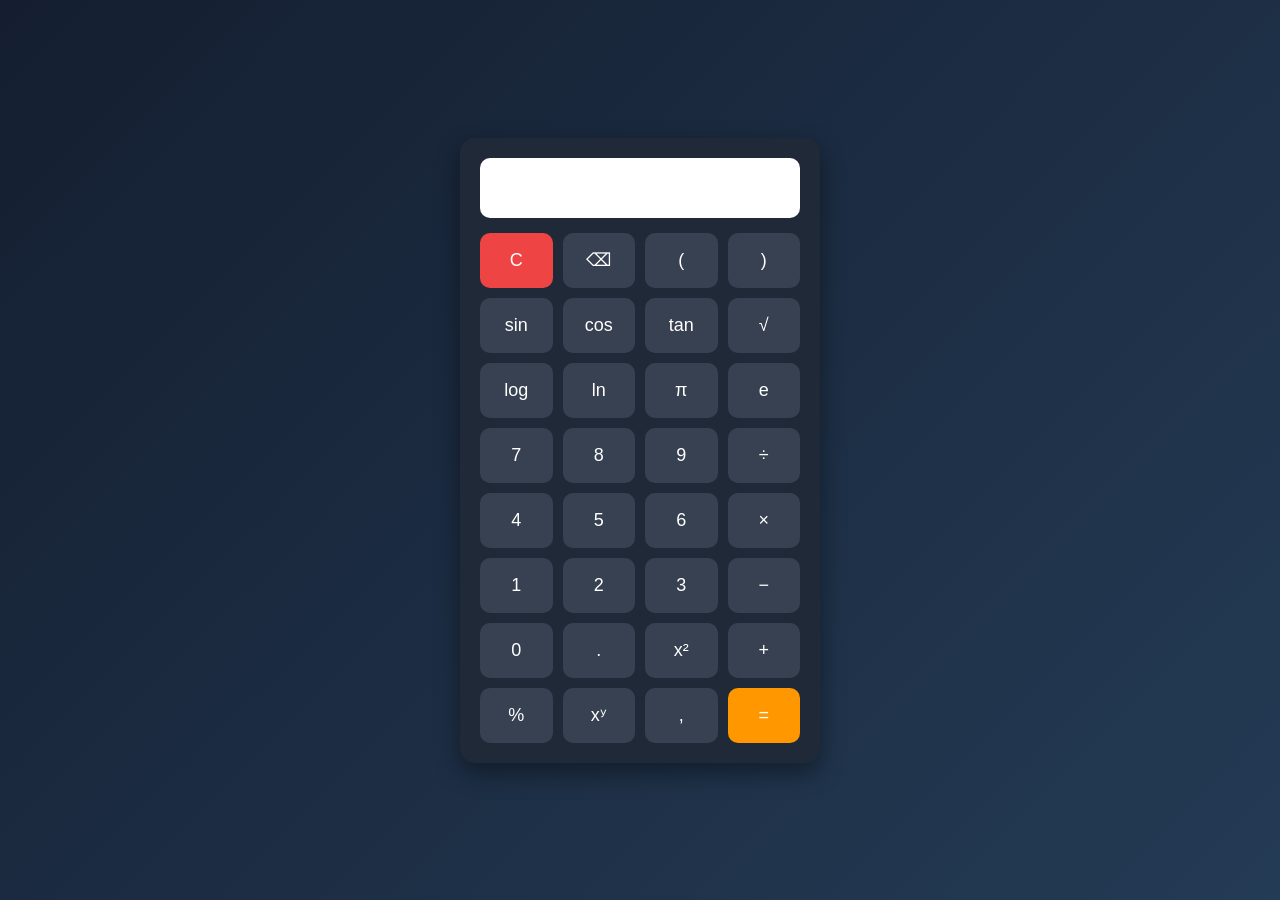
<file: calculater.html>
<!DOCTYPE html>
<html lang="en">
<head>
<meta charset="UTF-8">
<meta name="viewport" content="width=device-width, initial-scale=1.0">
<title>Scientific Calculator</title>

<style>
*{
    margin:0;
    padding:0;
    box-sizing:border-box;
    font-family:Arial,sans-serif;
}

body{
    display:flex;
    justify-content:center;
    align-items:center;
    height:100vh;
    background:linear-gradient(135deg,#141e30,#243b55);
}

.calculator{
    width:360px;
    background:#1f2937;
    padding:20px;
    border-radius:15px;
    box-shadow:0 10px 25px rgba(0,0,0,.4);
}

#display{
    width:100%;
    height:60px;
    font-size:26px;
    padding:10px;
    text-align:right;
    border:none;
    border-radius:10px;
    margin-bottom:15px;
    background:#fff;
}

.buttons{
    display:grid;
    grid-template-columns:repeat(4,1fr);
    gap:10px;
}

button{
    height:55px;
    border:none;
    border-radius:10px;
    font-size:18px;
    cursor:pointer;
    background:#374151;
    color:#fff;
    transition:.2s;
}

button:hover{
    background:#4b5563;
}

.equal{
    background:#ff9800;
}

.equal:hover{
    background:#e68900;
}

.clear{
    background:#ef4444;
}

.clear:hover{
    background:#dc2626;
}
</style>

</head>
<body>

<div class="calculator">

<input type="text" id="display" readonly>

<div class="buttons">

<button class="clear" onclick="clearDisplay()">C</button>
<button onclick="deleteLast()">⌫</button>
<button onclick="appendValue('(')">(</button>
<button onclick="appendValue(')')">)</button>

<button onclick="appendFunction('Math.sin(')">sin</button>
<button onclick="appendFunction('Math.cos(')">cos</button>
<button onclick="appendFunction('Math.tan(')">tan</button>
<button onclick="appendFunction('Math.sqrt(')">√</button>

<button onclick="appendFunction('Math.log10(')">log</button>
<button onclick="appendFunction('Math.log(')">ln</button>
<button onclick="appendValue('Math.PI')">π</button>
<button onclick="appendValue('Math.E')">e</button>

<button onclick="appendValue('7')">7</button>
<button onclick="appendValue('8')">8</button>
<button onclick="appendValue('9')">9</button>
<button onclick="appendValue('/')">÷</button>

<button onclick="appendValue('4')">4</button>
<button onclick="appendValue('5')">5</button>
<button onclick="appendValue('6')">6</button>
<button onclick="appendValue('*')">×</button>

<button onclick="appendValue('1')">1</button>
<button onclick="appendValue('2')">2</button>
<button onclick="appendValue('3')">3</button>
<button onclick="appendValue('-')">−</button>

<button onclick="appendValue('0')">0</button>
<button onclick="appendValue('.')">.</button>
<button onclick="square()">x²</button>
<button onclick="appendValue('+')">+</button>

<button onclick="appendValue('%')">%</button>
<button onclick="appendValue('**')">xʸ</button>
<button onclick="appendValue(',')">,</button>
<button class="equal" onclick="calculate()">=</button>

</div>

</div>

<script>

const display=document.getElementById("display");

function appendValue(value){
    display.value+=value;
}

function appendFunction(func){
    display.value+=func;
}

function clearDisplay(){
    display.value="";
}

function deleteLast(){
    display.value=display.value.slice(0,-1);
}

function square(){
    try{
        display.value=eval(display.value)**2;
    }catch{
        display.value="Error";
    }
}

function calculate(){
    try{
        let result=eval(display.value);
        display.value=result;
    }catch{
        display.value="Error";
    }
}

</script>

</body>
</html>
</file>
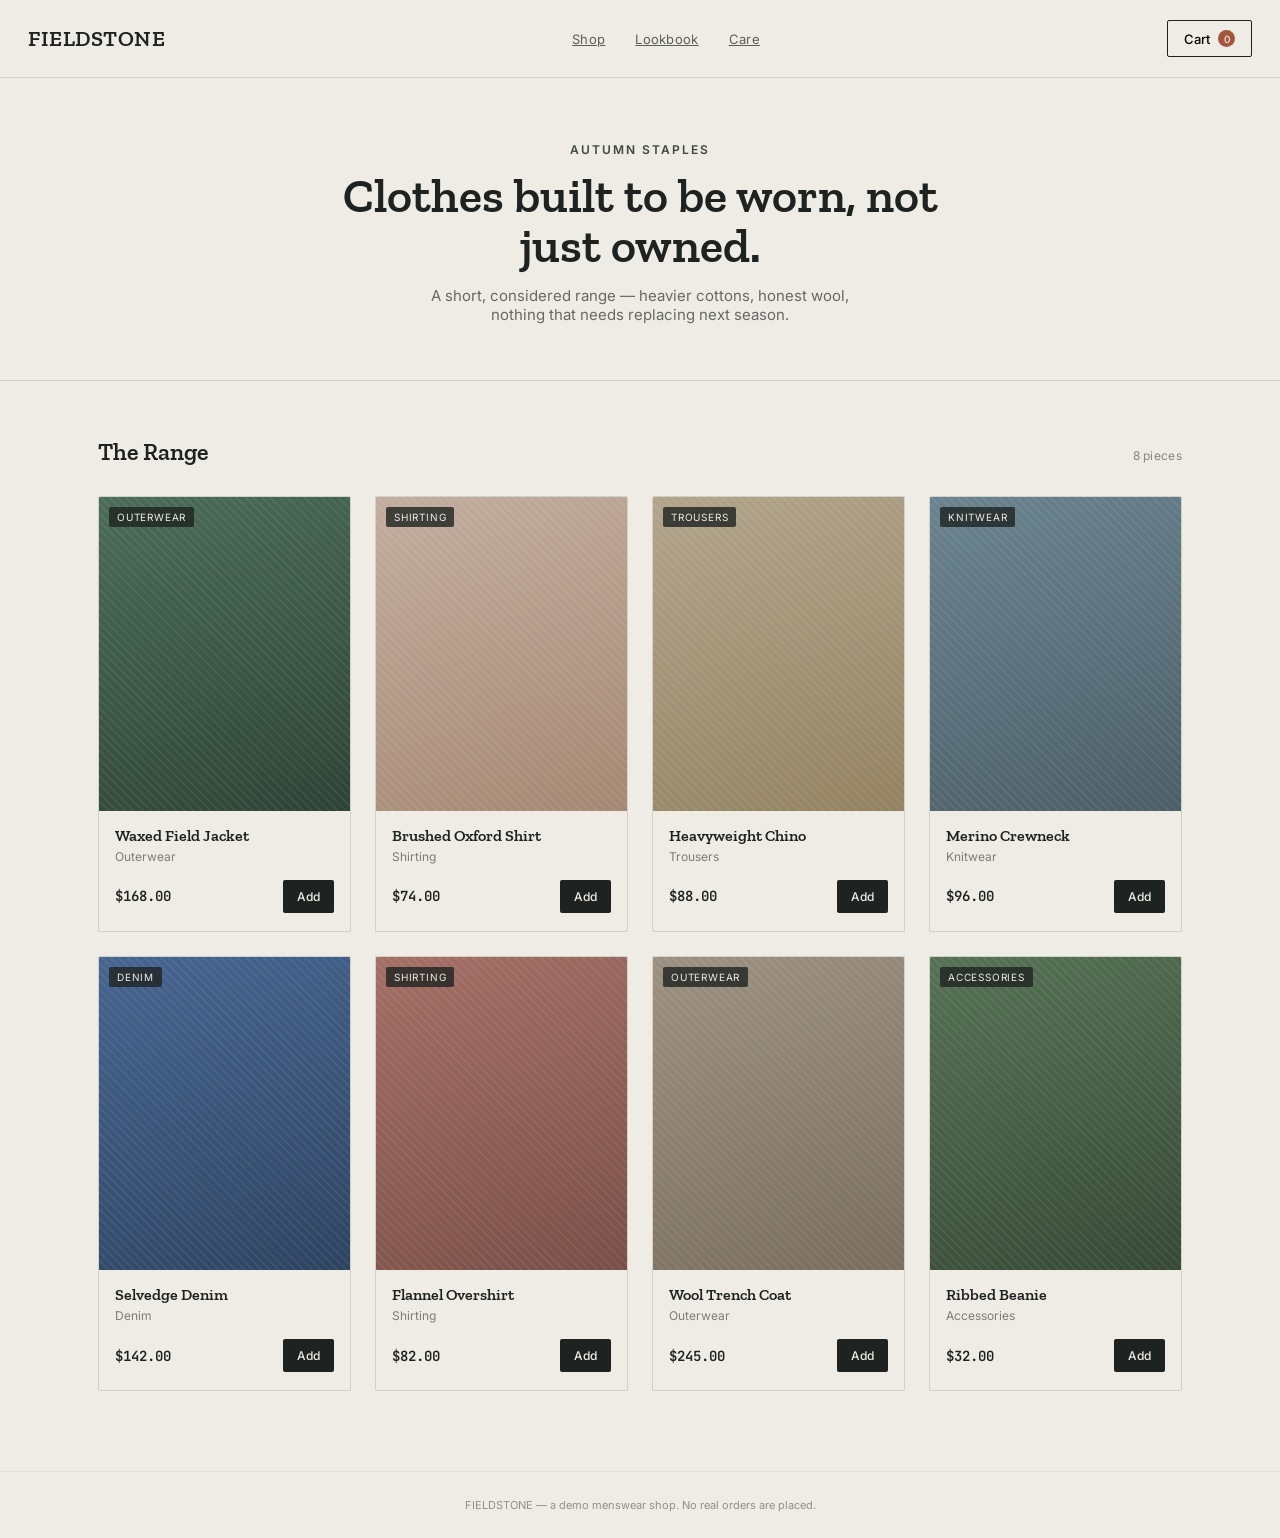
<file: easyshoping.html>
<!DOCTYPE html>
<html lang="en">
<head>
<meta charset="UTF-8">
<meta name="viewport" content="width=device-width, initial-scale=1.0">
<title>FIELDSTONE — Menswear</title>
<style>
  @import url('https://fonts.googleapis.com/css2?family=Zilla+Slab:wght@500;600&family=Inter:wght@400;500;600&family=JetBrains+Mono:wght@400;600&display=swap');

  :root{
    --stone:#efece5;
    --stone-dim:#e1ddd2;
    --ink:#1e2321;
    --forest:#3c4a3a;
    --clay:#a3563d;
    --line: rgba(30,35,33,0.14);
    --radius: 2px;
  }

  *{box-sizing:border-box; margin:0; padding:0;}
  body{
    background:var(--stone); color:var(--ink);
    font-family:'Inter', sans-serif;
    -webkit-font-smoothing:antialiased;
  }
  a{ color:inherit; }
  .wrap{ max-width:1140px; margin:0 auto; padding:0 28px; }

  /* ---------- HEADER ---------- */
  header{
    position:sticky; top:0; z-index:40;
    background:var(--stone);
    border-bottom:1px solid var(--line);
  }
  .header-row{
    display:flex; align-items:center; justify-content:space-between;
    padding:20px 28px;
  }
  .logo{
    font-family:'Zilla Slab', serif; font-weight:600;
    font-size:22px; letter-spacing:0.5px;
  }
  .nav-links{
    display:flex; gap:30px; list-style:none;
    font-size:13px; letter-spacing:0.3px;
  }
  .nav-links li a{ opacity:0.7; transition:opacity .2s; }
  .nav-links li a:hover{ opacity:1; }

  .cart-btn{
    position:relative;
    background:none; border:1px solid var(--ink);
    font-family:'Inter', sans-serif; font-weight:500; font-size:13px;
    padding:9px 16px; border-radius:var(--radius);
    cursor:pointer; display:flex; align-items:center; gap:8px;
    transition:background .15s, color .15s;
  }
  .cart-btn:hover{ background:var(--ink); color:var(--stone); }
  .cart-count{
    background:var(--clay); color:var(--stone);
    border-radius:50%; width:17px; height:17px;
    display:flex; align-items:center; justify-content:center;
    font-size:10px;
  }

  /* ---------- HERO ---------- */
  .hero{
    padding:64px 28px 56px; text-align:center;
    border-bottom:1px solid var(--line);
  }
  .hero-eyebrow{
    font-size:12px; letter-spacing:2px; text-transform:uppercase;
    color:var(--forest); display:block; margin-bottom:14px; font-weight:600;
  }
  .hero h1{
    font-family:'Zilla Slab', serif; font-weight:600;
    font-size:clamp(32px, 5vw, 48px); line-height:1.05;
    max-width:640px; margin:0 auto 14px;
  }
  .hero p{
    font-size:15px; opacity:0.65; max-width:420px; margin:0 auto;
  }

  /* ---------- SHOP ---------- */
  .shop{ padding:56px 28px 80px; }
  .shop-head{
    display:flex; align-items:baseline; justify-content:space-between;
    margin-bottom:30px; flex-wrap:wrap; gap:10px;
  }
  .shop-head h2{ font-family:'Zilla Slab', serif; font-weight:600; font-size:24px; }
  .shop-head span{ font-size:12px; opacity:0.5; letter-spacing:0.3px; }

  .grid{
    display:grid;
    grid-template-columns:repeat(auto-fill, minmax(230px, 1fr));
    gap:24px;
  }

  .card{
    background:var(--stone); border:1px solid var(--line);
    border-radius:var(--radius); overflow:hidden;
    display:flex; flex-direction:column;
    transition:box-shadow .2s, transform .2s;
  }
  .card:hover{ transform:translateY(-3px); box-shadow:0 12px 24px rgba(30,35,33,0.1); }

  .swatch{ aspect-ratio:4/5; position:relative; overflow:hidden; }
  .swatch .tag{
    position:absolute; top:10px; left:10px;
    font-size:10px; letter-spacing:0.8px; text-transform:uppercase;
    background:rgba(30,35,33,0.8); color:var(--stone);
    padding:4px 8px; border-radius:2px;
  }
  .swatch .weave{
    position:absolute; inset:0;
    background-image: repeating-linear-gradient(45deg, rgba(255,255,255,0.06) 0 2px, transparent 2px 6px);
  }

  .card-body{ padding:15px 16px 18px; display:flex; flex-direction:column; gap:4px; flex:1; }
  .card-body h3{ font-family:'Zilla Slab', serif; font-weight:600; font-size:16px; }
  .card-body .meta{ font-size:12px; opacity:0.55; }
  .card-footer{
    margin-top:auto; display:flex; align-items:center; justify-content:space-between;
    padding-top:12px;
  }
  .price{ font-family:'JetBrains Mono', monospace; font-weight:600; font-size:14px; }
  .add-btn{
    background:var(--ink); color:var(--stone); border:none;
    font-family:'Inter', sans-serif; font-weight:500; font-size:12px;
    padding:9px 14px; border-radius:var(--radius); cursor:pointer;
    transition:background .2s;
  }
  .add-btn:hover{ background:var(--forest); }
  .add-btn:focus-visible, .cart-btn:focus-visible{
    outline:2px solid var(--clay); outline-offset:2px;
  }

  /* ---------- CART DRAWER ---------- */
  .overlay{
    position:fixed; inset:0; background:rgba(30,35,33,0.45);
    opacity:0; pointer-events:none; transition:opacity .25s; z-index:50;
  }
  .overlay.open{ opacity:1; pointer-events:auto; }

  .drawer{
    position:fixed; top:0; right:0; height:100%; width:min(390px, 92vw);
    background:var(--stone); z-index:60;
    transform:translateX(100%); transition:transform .3s ease;
    display:flex; flex-direction:column;
    border-left:1px solid var(--line);
  }
  .drawer.open{ transform:translateX(0); }

  .drawer-head{
    padding:22px 24px; border-bottom:1px solid var(--line);
    display:flex; align-items:center; justify-content:space-between;
  }
  .drawer-head h3{ font-family:'Zilla Slab', serif; font-weight:600; font-size:18px; }
  .close-btn{
    background:none; border:none; font-size:22px; cursor:pointer; line-height:1; color:var(--ink);
  }

  .drawer-items{ flex:1; overflow-y:auto; padding:10px 24px; }
  .empty-msg{ opacity:0.5; font-size:13px; padding:30px 0; text-align:center; }

  .line-item{ display:flex; gap:12px; padding:14px 0; border-bottom:1px solid var(--line); }
  .li-swatch{ width:50px; height:60px; border-radius:2px; position:relative; flex-shrink:0; overflow:hidden; }
  .li-info{ flex:1; }
  .li-info h4{ font-family:'Zilla Slab', serif; font-weight:600; font-size:14px; margin-bottom:2px; }
  .li-info .meta{ font-size:11px; opacity:0.55; }
  .li-controls{ display:flex; align-items:center; gap:8px; margin-top:8px; }
  .qty-btn{
    width:22px; height:22px; border:1px solid var(--line); background:none;
    border-radius:2px; cursor:pointer; font-family:'Inter', sans-serif;
  }
  .qty-val{ font-size:13px; min-width:16px; text-align:center; }
  .li-remove{
    margin-left:auto; background:none; border:none; text-decoration:underline;
    font-size:11px; opacity:0.5; cursor:pointer;
  }
  .li-price{ font-family:'JetBrains Mono', monospace; font-size:13px; white-space:nowrap; }

  .drawer-footer{ padding:20px 24px 26px; border-top:1px solid var(--line); }
  .subtotal-row{
    display:flex; justify-content:space-between; font-size:14px; margin-bottom:16px;
  }
  .subtotal-row span:last-child{ font-family:'JetBrains Mono', monospace; font-weight:600; }
  .checkout-btn{
    width:100%; background:var(--ink); color:var(--stone); border:none;
    padding:14px; border-radius:var(--radius); font-weight:500; font-size:13px;
    letter-spacing:0.3px; cursor:pointer; transition:background .2s;
  }
  .checkout-btn:hover:not(:disabled){ background:var(--forest); }
  .checkout-btn:disabled{ opacity:0.4; cursor:not-allowed; }

  /* ---------- CHECKOUT MODAL ---------- */
  .modal-overlay{
    position:fixed; inset:0; background:rgba(30,35,33,0.55);
    display:flex; align-items:center; justify-content:center;
    opacity:0; pointer-events:none; transition:opacity .25s; z-index:80; padding:20px;
  }
  .modal-overlay.open{ opacity:1; pointer-events:auto; }
  .modal{
    background:var(--stone); width:100%; max-width:370px;
    border-radius:var(--radius); padding:28px 26px; position:relative;
    border:1px solid var(--line);
  }
  .modal h3{ font-family:'Zilla Slab', serif; font-weight:600; font-size:20px; margin-bottom:6px; }
  .modal p.sub{ font-size:13px; opacity:0.6; margin-bottom:18px; }
  .modal label{
    display:block; font-size:11px; letter-spacing:0.5px; text-transform:uppercase;
    margin-bottom:6px; margin-top:14px; opacity:0.75;
  }
  .modal input{
    width:100%; padding:10px 12px; border:1px solid var(--line);
    border-radius:2px; font-family:'Inter', sans-serif; font-size:14px;
    background:#fff;
  }
  .modal input:focus-visible{ outline:2px solid var(--clay); }
  .modal-actions{ display:flex; gap:10px; margin-top:22px; }
  .modal-actions button{
    flex:1; padding:12px; border-radius:var(--radius); border:none;
    font-size:12px; font-weight:500; letter-spacing:0.3px; cursor:pointer;
  }
  .btn-cancel{ background:var(--stone-dim); color:var(--ink); }
  .btn-confirm{ background:var(--forest); color:var(--stone); }
  .modal-close{
    position:absolute; top:14px; right:16px; background:none; border:none;
    font-size:20px; cursor:pointer;
  }
  .confirm-view{ text-align:center; padding:8px 0; }
  .confirm-view .stamp{
    font-family:'Zilla Slab', serif; font-weight:600; font-size:22px; color:var(--forest); margin-bottom:8px;
  }
  .confirm-view p{ font-size:13px; opacity:0.65; }

  footer{
    text-align:center; padding:26px; font-size:11px; opacity:0.45;
    border-top:1px solid var(--line);
  }

  @media (max-width:640px){
    .nav-links{ display:none; }
  }
</style>
</head>
<body>

<header>
  <div class="header-row">
    <div class="logo">FIELDSTONE</div>
    <ul class="nav-links">
      <li><a href="#shop">Shop</a></li>
      <li><a href="#" onclick="return false">Lookbook</a></li>
      <li><a href="#" onclick="return false">Care</a></li>
    </ul>
    <button class="cart-btn" onclick="openDrawer()" aria-label="Open cart">
      Cart <span class="cart-count" id="cartCount">0</span>
    </button>
  </div>
</header>

<section class="hero">
  <span class="hero-eyebrow">Autumn Staples</span>
  <h1>Clothes built to be worn, not just owned.</h1>
  <p>A short, considered range — heavier cottons, honest wool, nothing that needs replacing next season.</p>
</section>

<section class="shop" id="shop">
  <div class="wrap">
    <div class="shop-head">
      <h2>The Range</h2>
      <span id="itemCountLabel">8 pieces</span>
    </div>
    <div class="grid" id="productGrid"></div>
  </div>
</section>

<footer>FIELDSTONE — a demo menswear shop. No real orders are placed.</footer>

<div class="overlay" id="overlay" onclick="closeDrawer()"></div>

<aside class="drawer" id="drawer" aria-label="Shopping cart">
  <div class="drawer-head">
    <h3>Your Bag</h3>
    <button class="close-btn" onclick="closeDrawer()" aria-label="Close cart">&times;</button>
  </div>
  <div class="drawer-items" id="drawerItems"></div>
  <div class="drawer-footer">
    <div class="subtotal-row">
      <span>Subtotal</span>
      <span id="subtotal">$0.00</span>
    </div>
    <button class="checkout-btn" id="checkoutBtn" onclick="openCheckout()" disabled>Checkout</button>
  </div>
</aside>

<div class="modal-overlay" id="modalOverlay">
  <div class="modal" id="modalBody"></div>
</div>

<script>
  const PRODUCTS = [
    { id:1, title:"Waxed Field Jacket", cat:"Outerwear", price:168, hue:145, sat:18, light:22 },
    { id:2, title:"Brushed Oxford Shirt", cat:"Shirting", price:74, hue:25, sat:22, light:55 },
    { id:3, title:"Heavyweight Chino", cat:"Trousers", price:88, hue:40, sat:20, light:48 },
    { id:4, title:"Merino Crewneck", cat:"Knitwear", price:96, hue:200, sat:15, light:35 },
    { id:5, title:"Selvedge Denim", cat:"Denim", price:142, hue:215, sat:35, light:28 },
    { id:6, title:"Flannel Overshirt", cat:"Shirting", price:82, hue:8, sat:25, light:38 },
    { id:7, title:"Wool Trench Coat", cat:"Outerwear", price:245, hue:35, sat:12, light:42 },
    { id:8, title:"Ribbed Beanie", cat:"Accessories", price:32, hue:120, sat:14, light:25 }
  ];

  let cart = []; // { id, qty }

  function swatchStyle(p){
    return `background: linear-gradient(160deg, hsl(${p.hue},${p.sat}%,${p.light+14}%), hsl(${p.hue},${p.sat}%,${p.light}%));`;
  }

  function renderProducts(){
    const grid = document.getElementById('productGrid');
    grid.innerHTML = PRODUCTS.map(p => `
      <div class="card">
        <div class="swatch" style="${swatchStyle(p)}">
          <div class="weave"></div>
          <span class="tag">${p.cat}</span>
        </div>
        <div class="card-body">
          <h3>${p.title}</h3>
          <div class="meta">${p.cat}</div>
          <div class="card-footer">
            <span class="price">$${p.price.toFixed(2)}</span>
            <button class="add-btn" onclick="addToCart(${p.id})">Add</button>
          </div>
        </div>
      </div>
    `).join('');
  }

  function addToCart(id){
    const existing = cart.find(i => i.id === id);
    if(existing){ existing.qty += 1; }
    else{ cart.push({ id, qty:1 }); }
    renderCart();
    openDrawer();
  }

  function changeQty(id, delta){
    const item = cart.find(i => i.id === id);
    if(!item) return;
    item.qty += delta;
    if(item.qty <= 0){ cart = cart.filter(i => i.id !== id); }
    renderCart();
  }

  function removeItem(id){
    cart = cart.filter(i => i.id !== id);
    renderCart();
  }

  function renderCart(){
    const container = document.getElementById('drawerItems');
    const totalQty = cart.reduce((s,i) => s + i.qty, 0);
    document.getElementById('cartCount').textContent = totalQty;
    document.getElementById('checkoutBtn').disabled = cart.length === 0;

    if(cart.length === 0){
      container.innerHTML = `<div class="empty-msg">Your bag is empty.<br>Add something from the range.</div>`;
    } else {
      container.innerHTML = cart.map(item => {
        const p = PRODUCTS.find(pr => pr.id === item.id);
        return `
          <div class="line-item">
            <div class="li-swatch" style="${swatchStyle(p)}"></div>
            <div class="li-info">
              <h4>${p.title}</h4>
              <div class="meta">${p.cat}</div>
              <div class="li-controls">
                <button class="qty-btn" onclick="changeQty(${p.id}, -1)" aria-label="Decrease quantity">–</button>
                <span class="qty-val">${item.qty}</span>
                <button class="qty-btn" onclick="changeQty(${p.id}, 1)" aria-label="Increase quantity">+</button>
                <button class="li-remove" onclick="removeItem(${p.id})">Remove</button>
              </div>
            </div>
            <div class="li-price">$${(p.price * item.qty).toFixed(2)}</div>
          </div>
        `;
      }).join('');
    }

    const subtotal = cart.reduce((s,i) => {
      const p = PRODUCTS.find(pr => pr.id === i.id);
      return s + p.price * i.qty;
    }, 0);
    document.getElementById('subtotal').textContent = `$${subtotal.toFixed(2)}`;
  }

  function openDrawer(){
    document.getElementById('drawer').classList.add('open');
    document.getElementById('overlay').classList.add('open');
  }
  function closeDrawer(){
    document.getElementById('drawer').classList.remove('open');
    document.getElementById('overlay').classList.remove('open');
  }

  function openCheckout(){
    if(cart.length === 0) return;
    const subtotal = cart.reduce((s,i) => {
      const p = PRODUCTS.find(pr => pr.id === i.id);
      return s + p.price * i.qty;
    }, 0);
    document.getElementById('modalBody').innerHTML = `
      <button class="modal-close" onclick="closeCheckout()" aria-label="Close">&times;</button>
      <h3>Checkout</h3>
      <p class="sub">Subtotal: $${subtotal.toFixed(2)} · Demo only, nothing is charged.</p>
      <label for="ckName">Name</label>
      <input id="ckName" type="text" placeholder="Full name">
      <label for="ckEmail">Email</label>
      <input id="ckEmail" type="email" placeholder="you@example.com">
      <div class="modal-actions">
        <button class="btn-cancel" onclick="closeCheckout()">Cancel</button>
        <button class="btn-confirm" onclick="confirmOrder()">Place Order</button>
      </div>
    `;
    document.getElementById('modalOverlay').classList.add('open');
  }

  function confirmOrder(){
    document.getElementById('modalBody').innerHTML = `
      <button class="modal-close" onclick="closeCheckout()" aria-label="Close">&times;</button>
      <div class="confirm-view">
        <div class="stamp">Order placed</div>
        <p>Your order is on its way (hypothetically). Thanks for shopping FIELDSTONE.</p>
        <div class="modal-actions" style="margin-top:20px;">
          <button class="btn-confirm" style="flex:1;" onclick="finishOrder()">Done</button>
        </div>
      </div>
    `;
    cart = [];
    renderCart();
  }

  function finishOrder(){
    closeCheckout();
    closeDrawer();
  }

  function closeCheckout(){
    document.getElementById('modalOverlay').classList.remove('open');
  }

  document.addEventListener('keydown', e => {
    if(e.key === 'Escape'){ closeCheckout(); closeDrawer(); }
  });

  renderProducts();
  renderCart();
</script>

</body>
</html>
</file>
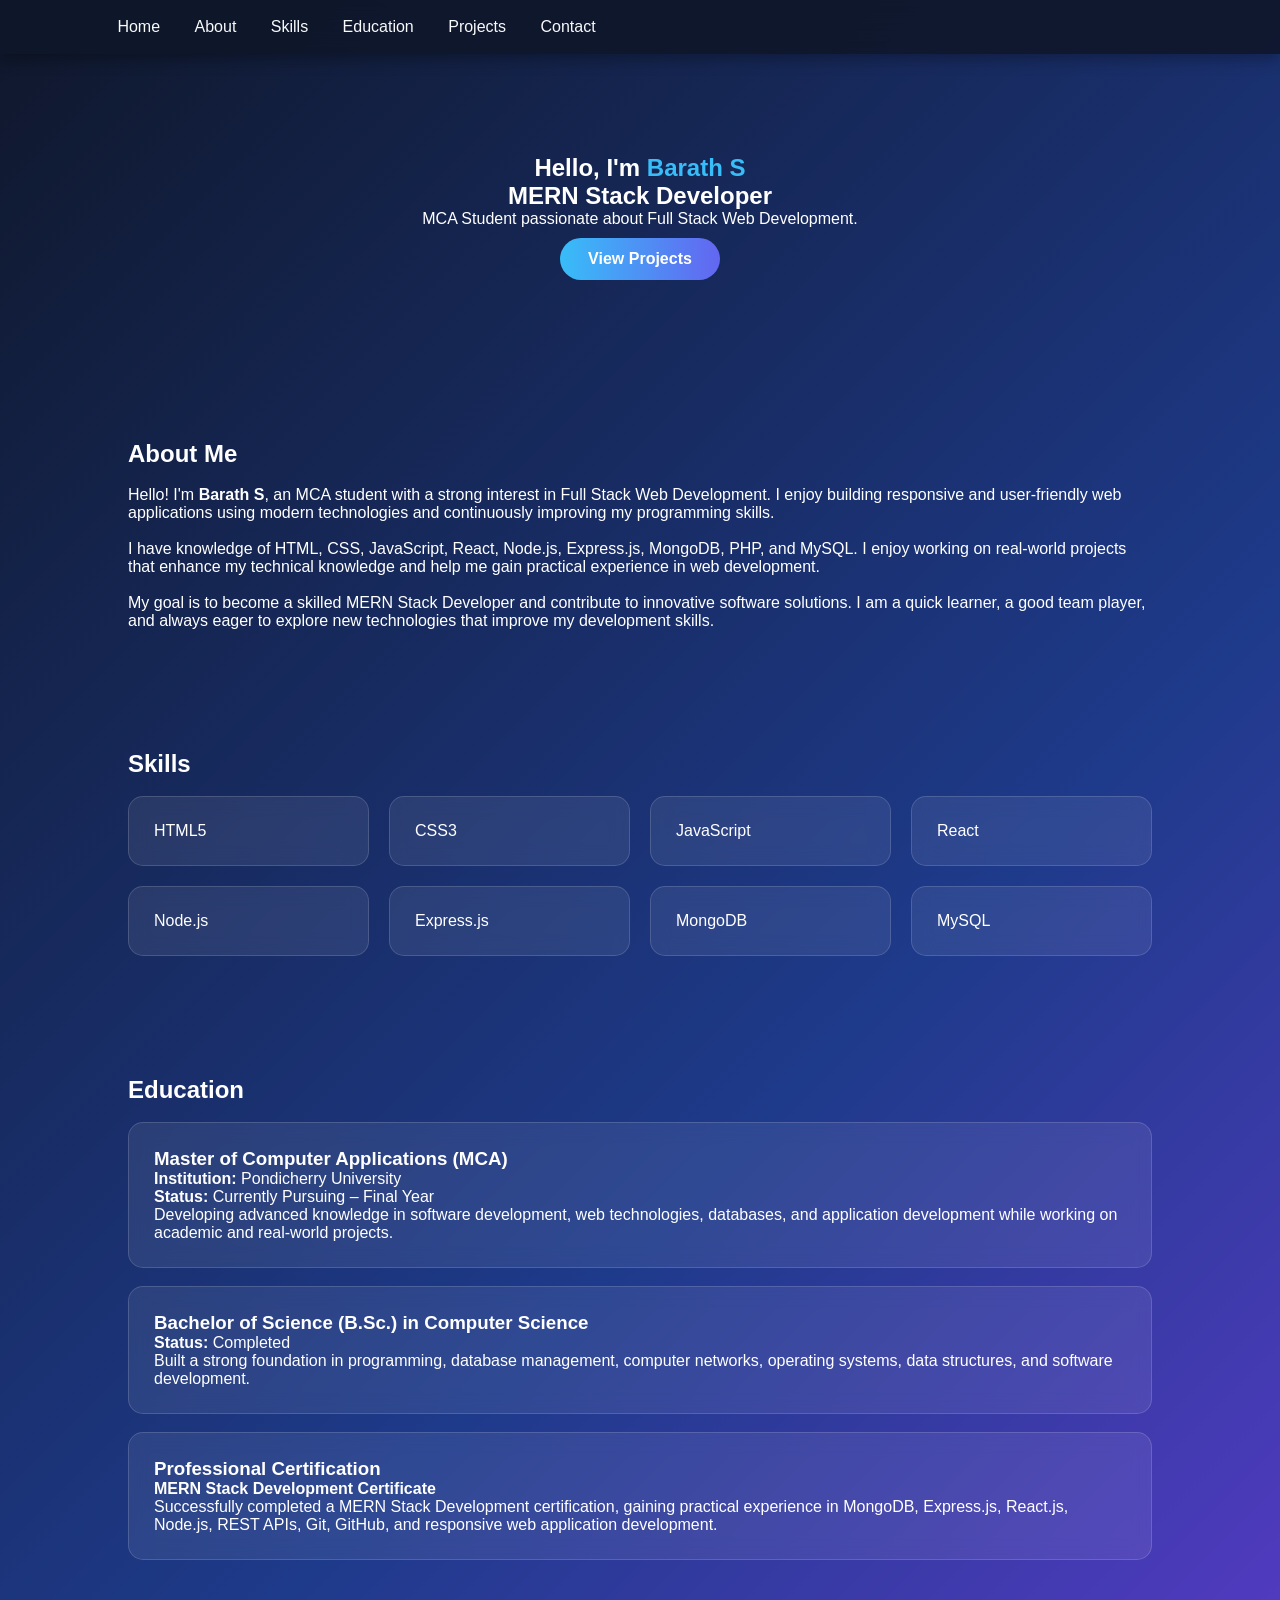
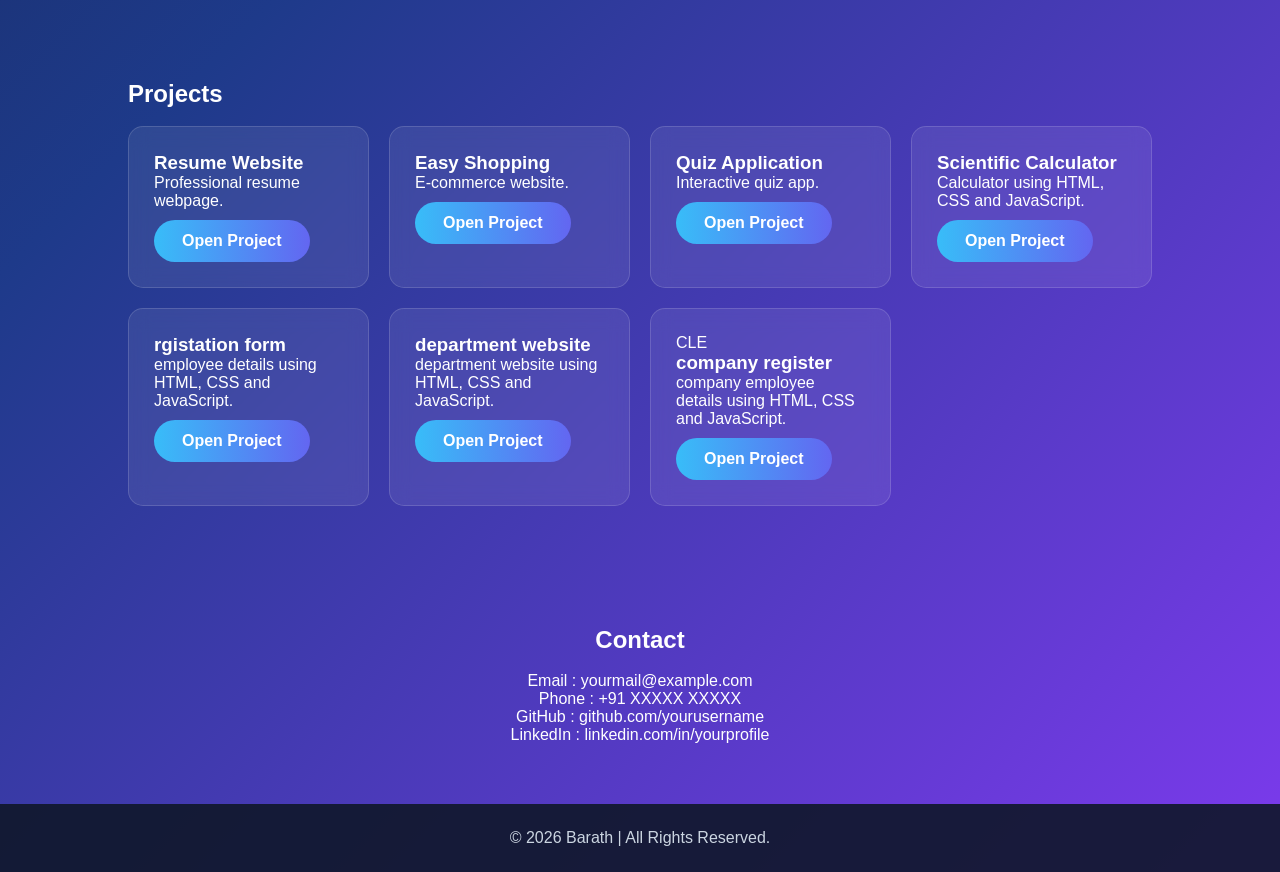
<file: portfilo.html>
<!DOCTYPE html>
<html lang="en">

<head>
    <meta charset="UTF-8">
    <meta name="viewport" content="width=device-width, initial-scale=1.0">
    <title>Barath Portfolio</title>

    <style>
        * {
            margin: 0;
            padding: 0;
            box-sizing: border-box;
            font-family: Arial, sans-serif;
        }

        body {
             background: #0f172a;
             color: white;
}
body {
    background: linear-gradient(135deg, #0f172a, #1e3a8a, #7c3aed);
    color: #ffffff;
}

      nav {
    position: sticky;
    top: 0;
    background: #111827;
    padding: 15px;
    display: flex;
    justify-content: space-between;
    z-index: 1;
}
nav {
    position: sticky;
    top: 0;
    background: rgba(15, 23, 42, 0.9);
    backdrop-filter: blur(12px);
    padding: 18px 8%;
    display: flex;
    justify-content: space-between;
    align-items: center;
    box-shadow: 0 5px 15px rgba(0,0,0,0.3);
}
        nav a {
    color: #f8fafc;
    text-decoration: none;
    margin: 0 15px;
    transition: 0.3s;
}

nav a:hover {
    color: #38bdf8;
}
        /* All Sections */
        section {
            
            padding: 60px 10%;
        }

        /* Hero Section */
        .hero {
            text-align: center;
            padding: 100px 8%;
        }

        .hero h1 span {
            color: #38bdf8;
        }

        /* Button */
       .btn {
    display: inline-block;
    margin-top: 10px;
    padding: 12px 28px;
    background: linear-gradient(90deg, #38bdf8, #6366f1);
    color: white;
    text-decoration: none;
    border-radius: 30px;
    font-weight: bold;
    transition: 0.3s;
}

.btn:hover {
    transform: translateY(-3px);
    box-shadow: 0 8px 20px rgba(56,189,248,.5);
}
        /* Skills & Projects Grid */
        .skills,
        .projects {
            display: grid;
            grid-template-columns: repeat(auto-fit, minmax(220px, 1fr));
            gap: 20px;
        }

        /* Card Design */
        .card {
    background: rgba(255,255,255,0.08);
    backdrop-filter: blur(10px);
    border: 1px solid rgba(255,255,255,0.15);
    padding: 25px;
    border-radius: 15px;
    transition: .4s;
}

.card:hover {
    transform: translateY(-10px);
    box-shadow: 0 15px 30px rgba(0,0,0,.35);
}
        /* Footer */
  footer {
    text-align: center;
    padding: 25px;
    background: rgba(15,23,42,.9);
    color: #cbd5e1;
}
#contact{
 text-align: center;
}
    </style>

</head>

<body>

    <!-- Navigation -->
    <nav>

        <div>
            <a href="#home">Home</a>
            <a href="#about">About</a>
            <a href="#skills">Skills</a>
            <a href="#education">Education</a>
            <a href="#projects">Projects</a>
            <a href="#contact">Contact</a>
        </div>

    </nav>

    <!-- Hero Section -->
    <section id="home" class="hero">

        <h1>Hello, I'm <span>Barath S</span></h1>

        <h2>MERN Stack Developer</h2>

        <p>
            MCA Student passionate about Full Stack Web Development.
        </p>

        <a href="#projects" class="btn">
            View Projects
        </a>

    </section>

    <!-- About -->
    <section id="about">

    <h2>About Me</h2>

    <br>

    <p>
        Hello! I'm <strong>Barath S</strong>, an MCA student with a strong interest
        in Full Stack Web Development. I enjoy building responsive and
        user-friendly web applications using modern technologies and continuously
        improving my programming skills.
    </p>

    <br>

    <p>
        I have knowledge of HTML, CSS, JavaScript, React, Node.js, Express.js,
        MongoDB, PHP, and MySQL. I enjoy working on real-world projects that
        enhance my technical knowledge and help me gain practical experience in
        web development.
    </p>

    <br>

    <p>
        My goal is to become a skilled MERN Stack Developer and contribute to
        innovative software solutions. I am a quick learner, a good team player,
        and always eager to explore new technologies that improve my development
        skills.
    </p>

</section>

    <!-- Skills -->
    <section id="skills">

        <h2>Skills</h2>

        <br>

        <div class="skills">

            <div class="card">HTML5</div>

            <div class="card">CSS3</div>

            <div class="card">JavaScript</div>

            <div class="card">React</div>

            <div class="card">Node.js</div>

            <div class="card">Express.js</div>

            <div class="card">MongoDB</div>

            <div class="card">MySQL</div>

        </div>

    </section>
    <!-- Education -->
<section id="education">

    <h2>Education</h2>

    <br>

    <div class="card">

        <h3>Master of Computer Applications (MCA)</h3>
        <p><strong>Institution:</strong> Pondicherry University</p>
        <p><strong>Status:</strong> Currently Pursuing – Final Year</p>
        <p>
            Developing advanced knowledge in software development, web technologies,
            databases, and application development while working on academic and
            real-world projects.
        </p>

    </div>

    <br>

    <div class="card">

        <h3>Bachelor of Science (B.Sc.) in Computer Science</h3>
        <p><strong>Status:</strong> Completed</p>
        <p>
            Built a strong foundation in programming, database management,
            computer networks, operating systems, data structures, and software
            development.
        </p>

    </div>

    <br>

    <div class="card">

        <h3>Professional Certification</h3>
        <p><strong>MERN Stack Development Certificate</strong></p>
        <p>
            Successfully completed a MERN Stack Development certification,
            gaining practical experience in MongoDB, Express.js, React.js,
            Node.js, REST APIs, Git, GitHub, and responsive web application
            development.
        </p>

    </div>

</section>

    <!-- Projects -->
    <section id="projects">

        <h2>Projects</h2>

        <br>

        <div class="projects">

            <div class="card">

                <h3>Resume Website</h3>

                <p>Professional resume webpage.</p>

                <a href="resume.html" class="btn" target="_blank">
                    Open Project
                </a>

            </div>

            <div class="card">

                <h3>Easy Shopping</h3>

                <p>E-commerce website.</p>

                <a href="easyshoping.html" class="btn" target="_blank">
                    Open Project
                </a>

            </div>

            <div class="card">

                <h3>Quiz Application</h3>

                <p>Interactive quiz app.</p>

                <a href="Quiz.html" class="btn" target="_blank">
                    Open Project
                </a>

            </div>

            <div class="card">

                <h3>Scientific Calculator</h3>

                <p>Calculator using HTML, CSS and JavaScript.</p>

                <a href="calculater.html" class="btn" target="_blank">
                    Open Project
                </a>

            </div>

           <div class="card">

                <h3> rgistation form</h3>

                <p>employee details using HTML, CSS and JavaScript.</p>

                <a href="http://localhost:8080/employee/index.php" class="btn" target="_blank">
                    Open Project
                </a>

            </div>
            <div class="card">

                <h3> department website

                </h3>

                <p> department website using HTML, CSS and JavaScript.</p>

                <a href="http://localhost:8080/department/index.php" class="btn" target="_blank">
                    Open Project
                </a>

            </div>
            <div class="card">CLE

                <h3> company register 

                </h3>

                <p> company employee details using HTML, CSS and JavaScript.</p>

                <a href="http://localhost:8080/company/index.php" class="btn" target="_blank">
                    Open Project
                </a>

            </div>

        </div>

    </section>

    <!-- Contact -->
    <section id="contact">

        <h2>Contact</h2>

        <br>

        <p>Email : yourmail@example.com</p>

        <p>Phone : +91 XXXXX XXXXX</p>

        <p>GitHub : github.com/yourusername</p>

        <p>LinkedIn : linkedin.com/in/yourprofile</p>

    </section>

    <!-- Footer -->
    <footer>

        <p>© 2026 Barath | All Rights Reserved.</p>

    </footer>

</body>

</html>
</file>
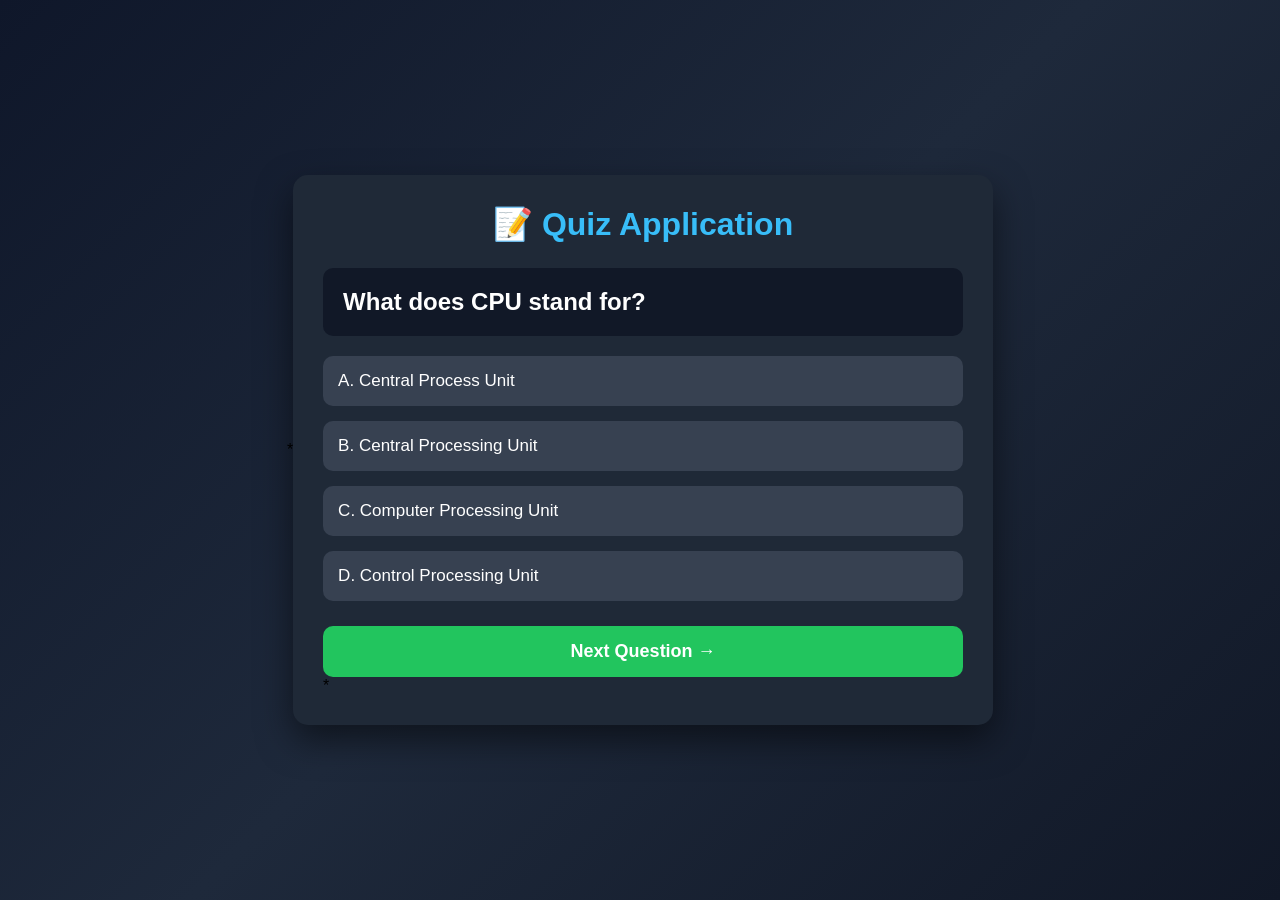
<file: Quiz.html>
*<!DOCTYPE html>
<html lang="en">
<head>
<meta charset="UTF-8">
<meta name="viewport" content="width=device-width, initial-scale=1.0">
<title>Dark Quiz Website</title>

<style>
*{
    margin:0;
    padding:0;
    box-sizing:border-box;
    font-family:Arial, Helvetica, sans-serif;
}

body{
    display:flex;
    justify-content:center;
    align-items:center;
    min-height:100vh;
    background:linear-gradient(135deg,#0f172a,#1e293b,#111827);
}

.quiz-container{
    width:90%;
    max-width:700px;
    background:#1f2937;
    padding:30px;
    border-radius:15px;
    box-shadow:0 15px 35px rgba(0,0,0,.5);
}

h1{
    color:#38bdf8;
    text-align:center;
    margin-bottom:25px;
}

.question-box{
    background:#111827;
    color:#fff;
    padding:20px;
    border-radius:10px;
    margin-bottom:20px;
}

.options{
    display:grid;
    gap:15px;
}

.options button{
    width:100%;
    padding:15px;
    border:none;
    border-radius:10px;
    background:#374151;
    color:white;
    font-size:17px;
    text-align:left;
    cursor:pointer;
    transition:0.3s;
}

.options button:hover{
    background:#0ea5e9;
    transform:translateX(5px);
}

.next-btn{
    width:100%;
    margin-top:25px;
    padding:15px;
    border:none;
    border-radius:10px;
    background:#22c55e;
    color:white;
    font-size:18px;
    font-weight:bold;
    cursor:pointer;
    transition:0.3s;
}

.next-btn:hover{
    background:#16a34a;
}

@media(max-width:600px){

.quiz-container{
    width:95%;
    padding:20px;
}

.question-box h2{
    font-size:20px;
}

.options button{
    font-size:15px;
}

}
</style>

</head>

<body>

<div class="quiz-container">

    <h1>📝 Quiz Application</h1>

    <div class="question-box">
        <h2 id="question">
            What does HTML stand for?
        </h2>
    </div>

 

<div class="options">
    <button id="op1"></button>
    <button id="op2"></button>
    <button id="op3"></button>
    <button id="op4"></button>
</div>

<button class="next-btn" onclick="nextQuestion()">
    Next Question →
</button>
<script>

const questions = [
{
    question:"What does CPU stand for?",
    options:["Central Process Unit","Central Processing Unit","Computer Processing Unit","Control Processing Unit"]
},
{
    question:"Which language is used to create web pages?",
    options:["Python","HTML","Java","C++"]
},
{
    question:"Which language is used for styling web pages?",
    options:["CSS","Java","Python","C++"]
},
{
    question:"Which language is used to make web pages interactive?",
    options:["JavaScript","Python","Java","SQL"]
},
{
    question:"Which database is used in the MERN Stack?",
    options:["MongoDB","MySQL","Oracle","SQLite"]
},
{
    question:"Which tag creates a hyperlink?",
    options:["<a>","<img>","<div>","<p>"]
},
{
    question:"What does RAM stand for?",
    options:["Random Access Memory","Read Access Memory","Rapid Access Memory","Run Access Memory"]
},
{
    question:"Which is an operating system?",
    options:["Linux","Chrome","Google","Oracle"]
},
{
    question:"Which data structure follows FIFO?",
    options:["Queue","Stack","Tree","Graph"]
},
{
    question:"Which data structure follows LIFO?",
    options:["Stack","Queue","Array","Tree"]
},
{
    question:"What does SQL stand for?",
    options:["Structured Query Language","Simple Query Language","System Query Language","Sequential Query Language"]
},
{
    question:"Which company developed Java?",
    options:["Sun Microsystems","Google","Microsoft","IBM"]
},
{
    question:"Which CSS property changes text color?",
    options:["color","font","background","size"]
},
{
    question:"Which HTML tag displays an image?",
    options:["<img>","<image>","<picture>","<src>"]
},
{
    question:"Which protocol is used for websites?",
    options:["HTTP","FTP","SMTP","POP3"]
},
{
    question:"Which search algorithm requires sorted data?",
    options:["Binary Search","Linear Search","DFS","BFS"]
},
{
    question:"Which sorting algorithm has O(n log n) average complexity?",
    options:["Merge Sort","Bubble Sort","Selection Sort","Insertion Sort"]
},
{
    question:"Which device is an output device?",
    options:["Monitor","Keyboard","Mouse","Scanner"]
},
{
    question:"Which OS is open source?",
    options:["Linux","Windows","DOS","macOS"]
},
{
    question:"Which keyword declares a variable in JavaScript?",
    options:["var","int","char","float"]
}
];

// Shuffle questions
questions.sort(() => Math.random() - 0.5);

let currentQuestion = 0;

function loadQuestion() {

    document.getElementById("question").innerText =
        questions[currentQuestion].question;

    document.getElementById("op1").innerText =
        "A. " + questions[currentQuestion].options[0];

    document.getElementById("op2").innerText =
        "B. " + questions[currentQuestion].options[1];

    document.getElementById("op3").innerText =
        "C. " + questions[currentQuestion].options[2];

    document.getElementById("op4").innerText =
        "D. " + questions[currentQuestion].options[3];
}

loadQuestion();

function loadQuestion() {

    answered = false;

    const buttons = document.querySelectorAll(".options button");

    document.getElementById("question").innerText =
        questions[currentQuestion].question;

    buttons.forEach((btn, index) => {
        btn.innerText = String.fromCharCode(65 + index) + ". " + questions[currentQuestion].options[index];

        btn.disabled = false;          // Enable buttons
        btn.style.background = "#374151"; // Reset color
    });

}
const buttons = document.querySelectorAll(".options button");

buttons.forEach(button => {

    button.addEventListener("click", function(){

        if(answered) return;

        answered = true;

        this.style.background = "#22c55e"; // Selected option becomes green

        buttons.forEach(btn=>{
            btn.disabled = true; // Lock all options
        });

    });

});
function nextQuestion(){

    currentQuestion++;

    if(currentQuestion < questions.length){

        loadQuestion();

    }else{

        alert("Quiz Completed!");

    }

}
</script>
</body>
</html>*
</file>
